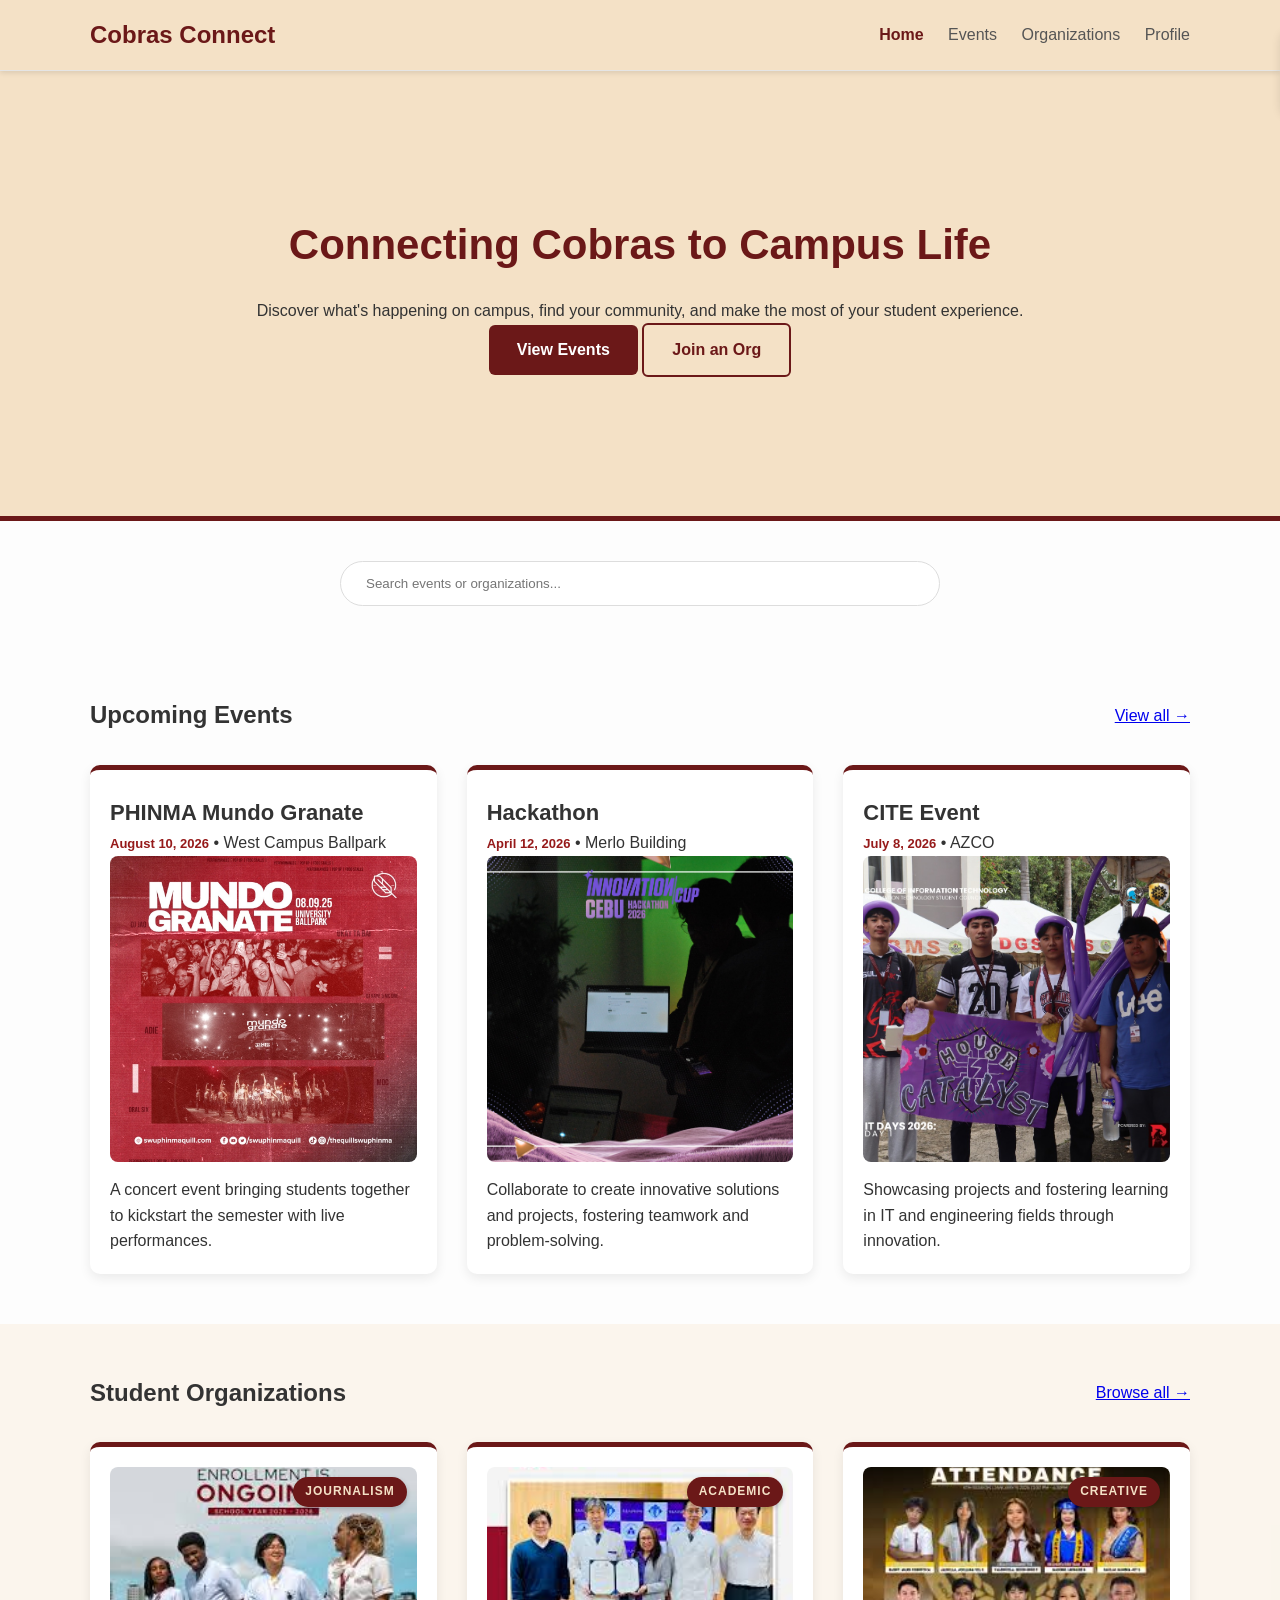
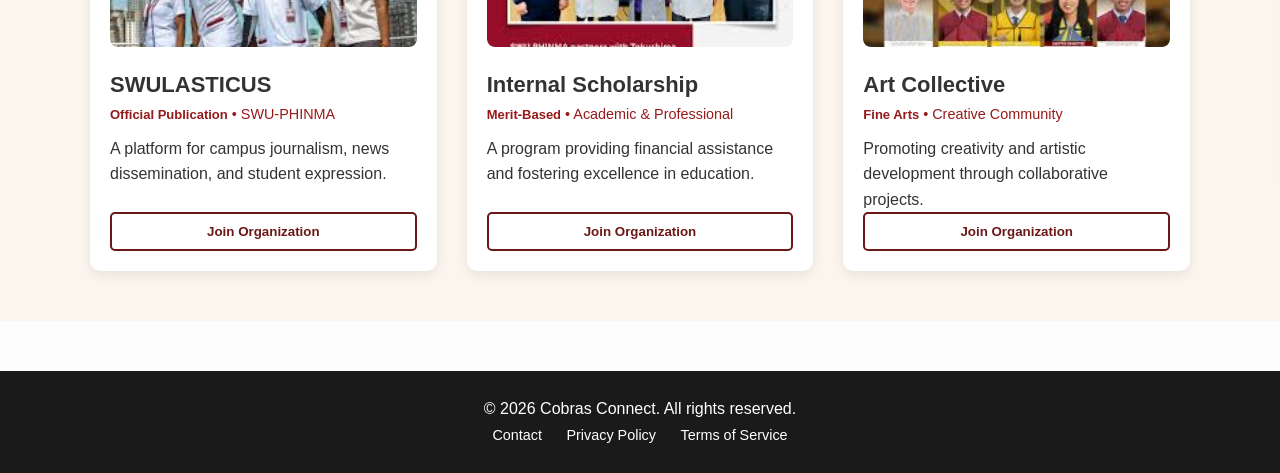
<file: index.html>
<!DOCTYPE html>
<html lang="en">
<head>
    <meta charset="UTF-8">
    <meta name="viewport" content="width=device-width, initial-scale=1.0">
    <title>Cobras Connect - Home</title>
    <link rel="stylesheet" href="styles.css">
</head>
<body>

<nav class="navbar">
    <div class="container nav-content">
        <div class="logo">Cobras Connect</div>
        <div class="nav-links">
            <a href="index.html" class="active">Home</a>
            <a href="events.html">Events</a>
            <a href="organizations.html">Organizations</a>
            <a href="profile.html">Profile</a>
        </div>
    </div>
</nav>

<section class="hero">
    <div class="container hero-content">
        <h1>Connecting Cobras to Campus Life</h1>
        <p>Discover what's happening on campus, find your community, and make the most of your student experience.</p>
        <div class="hero-btns">
            <a href="events.html" class="btn btn-primary">View Events</a>
            <a href="organizations.html" class="btn btn-secondary">Join an Org</a>
        </div>
    </div>
</section>

<section class="search-section">
    <div class="container search-container">
        <input type="text" placeholder="Search events or organizations..." />
    </div>
</section>

<section class="section">
    <div class="container">
        <div class="section-header">
            <h2>Upcoming Events</h2>
            <a href="events.html" class="view-all">View all →</a>
        </div>

        <div class="grid">
            <div class="card">
                <h3>PHINMA Mundo Granate</h3>
                <p><strong>August 10, 2026</strong> • West Campus Ballpark</p>
                <img src="images/mundo-granate.jpg" alt="Mundo Granate" class="event-image">
                <p>A concert event bringing students together to kickstart the semester with live performances.</p>
            </div>

            <div class="card">
                <h3>Hackathon</h3>
                <p><strong>April 12, 2026</strong> • Merlo Building</p>
                <img src="images/Hackathon-image.jpg" alt="Hackathon Event" class="event-image">
                <p>Collaborate to create innovative solutions and projects, fostering teamwork and problem-solving.</p>
            </div>

            <div class="card">
                <h3>CITE Event</h3>
                <p><strong>July 8, 2026</strong> • AZCO</p>
                <img src="images/CITE.jpg" alt="CITE Event" class="event-image">
                <p>Showcasing projects and fostering learning in IT and engineering fields through innovation.</p>
            </div>
        </div>
    </div>
</section>

<section class="section light-bg">
    <div class="container">
        <div class="section-header">
            <h2>Student Organizations</h2>
            <a href="organizations.html" class="view-all">Browse all →</a>
        </div>

        <div class="grid">
            <div class="card">
                <div class="card-image-wrapper">
                    <img src="bg4.jfif" alt="SWULASTICUS" class="event-image">
                    <div class="org-badge">Journalism</div>
                </div>
                <h3>SWULASTICUS</h3>
                <p class="org-location"><strong>Official Publication</strong> • SWU-PHINMA</p>
                <p>A platform for campus journalism, news dissemination, and student expression.</p>
                <button class="btn-outline">Join Organization</button>
            </div>

            <div class="card">
                <div class="card-image-wrapper">
                    <img src="bg5.jfif" alt="Scholarship" class="event-image">
                    <div class="org-badge">Academic</div>
                </div>
                <h3>Internal Scholarship</h3>
                <p class="org-location"><strong>Merit-Based</strong> • Academic & Professional</p>
                <p>A program providing financial assistance and fostering excellence in education.</p>
                <button class="btn-outline">Join Organization</button>
            </div>

            <div class="card">
                <div class="card-image-wrapper">
                    <img src="bg6.jfif" alt="Art Collective" class="event-image">
                    <div class="org-badge">Creative</div>
                </div>
                <h3>Art Collective</h3>
                <p class="org-location"><strong>Fine Arts</strong> • Creative Community</p>
                <p>Promoting creativity and artistic development through collaborative projects.</p>
                <button class="btn-outline">Join Organization</button>
            </div>
        </div>
    </div>
</section>

<footer class="footer">
    <div class="container footer-content">
        <p>© 2026 Cobras Connect. All rights reserved.</p>
        <div class="footer-links">
            <a href="#">Contact</a>
            <a href="#">Privacy Policy</a>
            <a href="#">Terms of Service</a>
        </div>
    </div>
</footer>

<div id="toast" class="toast">
    <div class="toast-content">
        <span class="toast-icon">✓</span>
        <div class="toast-message">
            <span class="text-1">Success!</span>
            <span class="text-2">Your request to join has been sent.</span>
        </div>
    </div>
    <div class="progress"></div>
</div>

<script>
    const joinButtons = document.querySelectorAll('.btn-outline');
    const toast = document.getElementById('toast');
    const progress = document.querySelector('.progress');

    joinButtons.forEach(button => {
        button.addEventListener('click', () => {
            toast.classList.add('active');
            progress.classList.add('active');

            setTimeout(() => {
                toast.classList.remove('active');
            }, 4000);

            setTimeout(() => {
                progress.classList.remove('active');
            }, 4300);
        });
    });
</script>

</body>
</html>
</file>
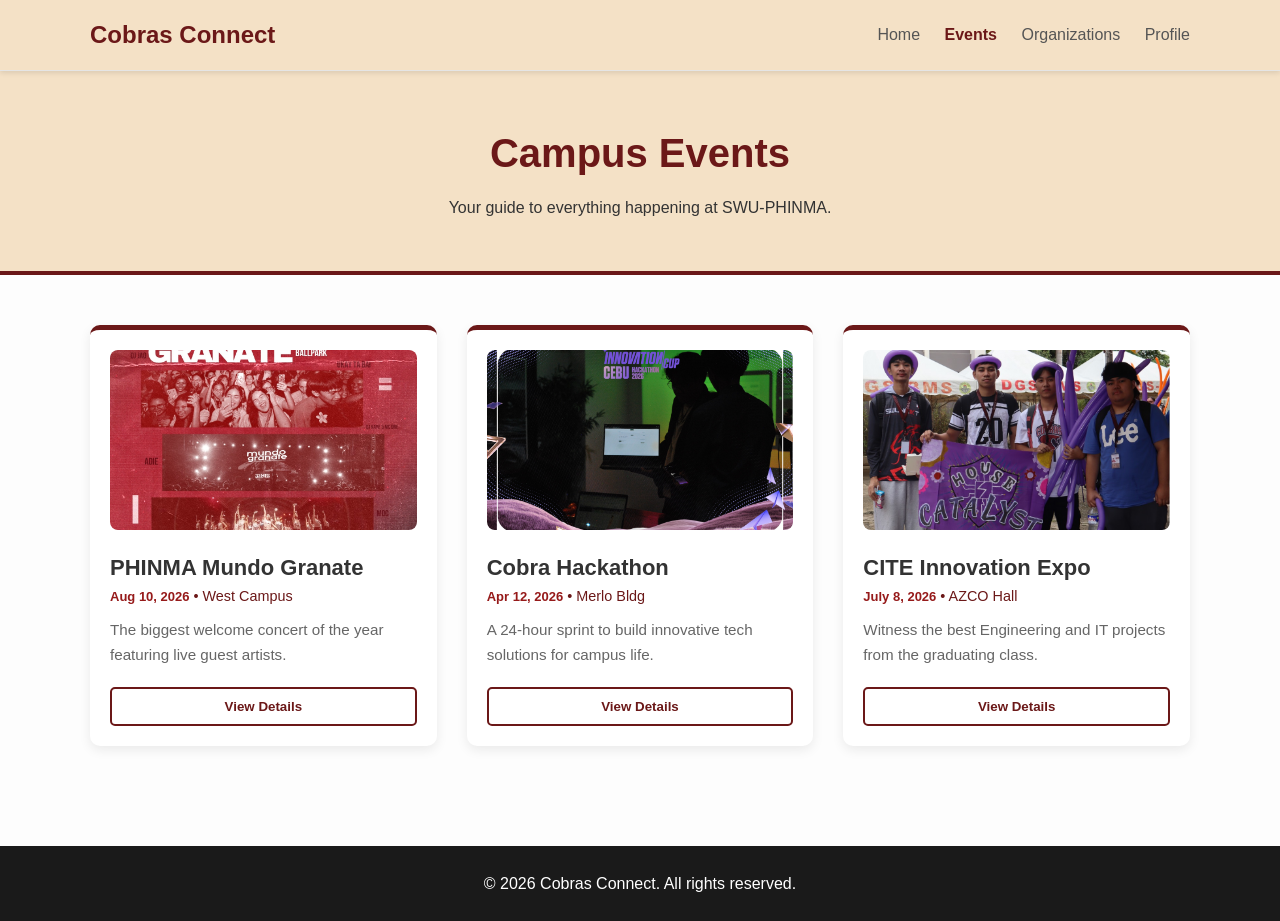
<file: events.html>
<!DOCTYPE html>
<html lang="en">
<head>
    <meta charset="UTF-8">
    <meta name="viewport" content="width=device-width, initial-scale=1.0">
    <title>Events - Cobras Connect</title>
    <link rel="stylesheet" href="styles.css">
</head>
<body>

<nav class="navbar">
    <div class="container nav-content">
        <div class="logo">Cobras Connect</div>
        <div class="nav-links">
            <a href="index.html">Home</a>
            <a href="events.html" class="active">Events</a>
            <a href="organizations.html">Organizations</a>
            <a href="profile.html">Profile</a>
        </div>
    </div>
</nav>

<header class="hero-mini">
    <div class="container">
        <h1>Campus Events</h1>
        <p>Your guide to everything happening at SWU-PHINMA.</p>
    </div>
</header>

<main class="section">
    <div class="container">
        <div class="grid">
            
            <div class="card">
                <div class="card-image-wrapper clickable" onclick="openEventModal('mundo')">
                    <img src="images/mundo-granate.jpg" alt="Mundo Granate" class="event-image">
                </div>
                <h3>PHINMA Mundo Granate</h3>
                <p class="event-meta"><strong>Aug 10, 2026</strong> • West Campus</p>
                <p class="event-brief">The biggest welcome concert of the year featuring live guest artists.</p>
                <button class="btn-outline" onclick="openEventModal('mundo')">View Details</button>
            </div>

            <div class="card">
                <div class="card-image-wrapper clickable" onclick="openEventModal('hackathon')">
                    <img src="images/Hackathon-image.jpg" alt="Hackathon" class="event-image">
                </div>
                <h3>Cobra Hackathon</h3>
                <p class="event-meta"><strong>Apr 12, 2026</strong> • Merlo Bldg</p>
                <p class="event-brief">A 24-hour sprint to build innovative tech solutions for campus life.</p>
                <button class="btn-outline" onclick="openEventModal('hackathon')">View Details</button>
            </div>

            <div class="card">
                <div class="card-image-wrapper clickable" onclick="openEventModal('cite')">
                    <img src="images/CITE.jpg" alt="CITE" class="event-image">
                </div>
                <h3>CITE Innovation Expo</h3>
                <p class="event-meta"><strong>July 8, 2026</strong> • AZCO Hall</p>
                <p class="event-brief">Witness the best Engineering and IT projects from the graduating class.</p>
                <button class="btn-outline" onclick="openEventModal('cite')">View Details</button>
            </div>

        </div>
    </div>
</main>

<div id="eventModal" class="modal">
    <div class="modal-content">
        <span class="close-modal">&times;</span>
        <div id="modalBody"></div>
    </div>
</div>

<footer class="footer">
    <p>© 2026 Cobras Connect. All rights reserved.</p>
</footer>

<script>
    const modal = document.getElementById("eventModal");
    const modalBody = document.getElementById("modalBody");
    const closeBtn = document.querySelector(".close-modal");

    const eventInfo = {
        mundo: {
            title: "Mundo Granate",
            img: "images/mundo-granate.jpg",
            details: "Get ready for a night of music and Maroon pride! Includes food stalls, merch booths, and local bands. Gates open at 4:00 PM."
        },
        hackathon: {
            title: "Cobra Hackathon",
            img: "images/Hackathon-image.jpg",
            details: "Test your skills! Open to all levels. Form a team of 4 and solve real-world problems. Cash prizes and internship offers await."
        },
        cite: {
            title: "CITE Innovation Expo",
            img: "images/CITE.jpg",
            details: "An annual showcase of senior design projects. Great for networking with industry partners and potential employers."
        }
    };

    function openEventModal(id) {
        const item = eventInfo[id];
        modalBody.innerHTML = `
            <img src="${item.img}" style="width:100%; border-radius:8px; height:220px; object-fit:cover; margin-bottom:15px;">
            <h2 style="color:#6b1818; margin-bottom:10px;">${item.title}</h2>
            <p style="color:#444; line-height:1.6;">${item.details}</p>
            <button class="btn-primary" style="width:100%; margin-top:20px; border:none; padding:12px; border-radius:5px; background:#6b1818; color:white; cursor:pointer;" onclick="closeModal()">Close Window</button>
        `;
        modal.style.display = "flex";
    }

    function closeModal() { modal.style.display = "none"; }
    closeBtn.onclick = closeModal;
    window.onclick = (e) => { if (e.target == modal) closeModal(); };
</script>

</body>
</html>
</file>
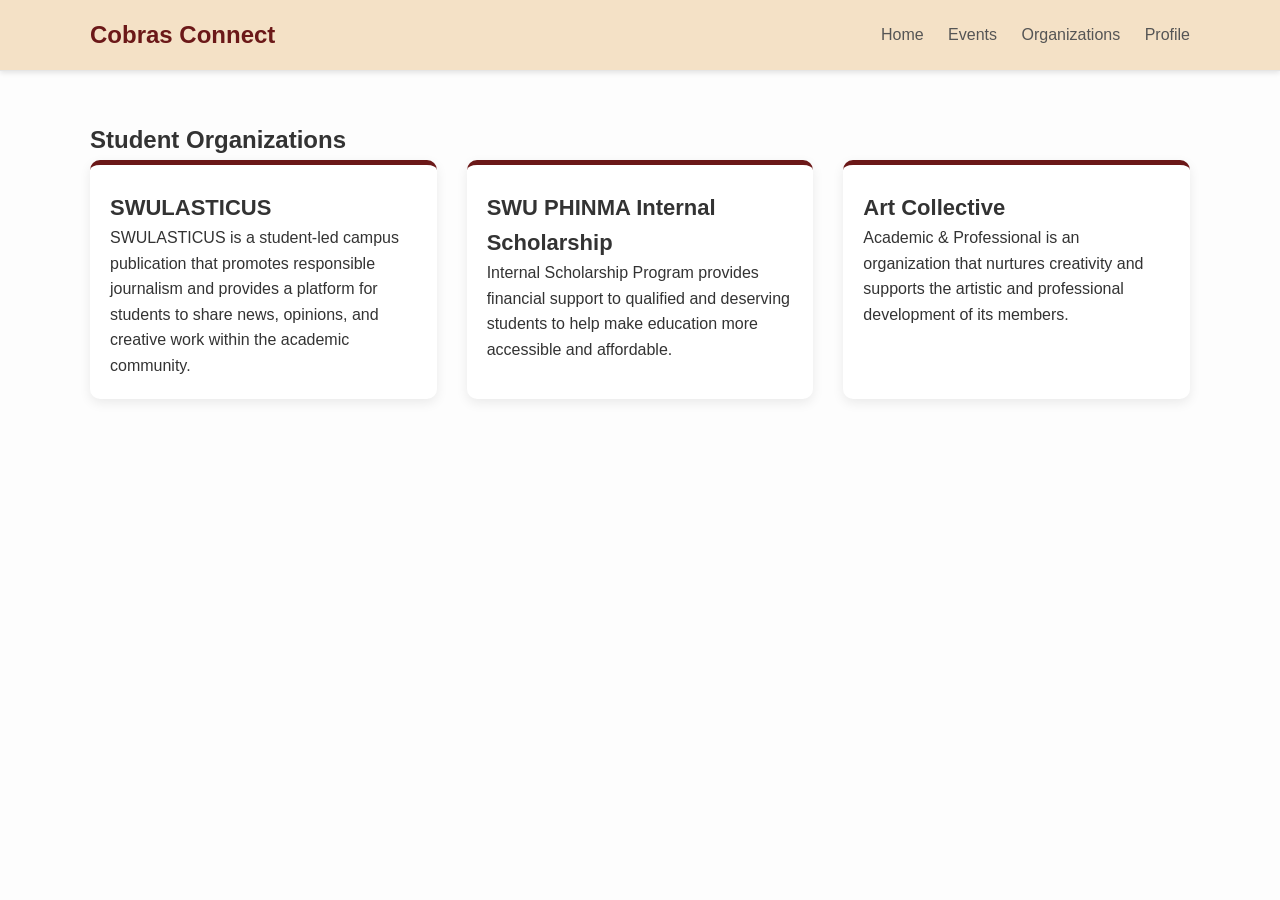
<file: organizations.html>
<!DOCTYPE html>
<html lang="en">
<head>
    <meta charset="UTF-8">
    <title>Cobras Connect - Organizations</title>
    <link rel="stylesheet" href="styles.css">
</head>
<body>

<nav class="navbar">
    <div class="container nav-content">
        <div class="logo">Cobras Connect</div>
        <div class="nav-links">
            <a href="index.html">Home</a>
            <a href="events.html">Events</a>
            <a href="organizations.html">Organizations</a>
            <a href="profile.html">Profile</a>
        </div>
    </div>
</nav>

<section class="section">
    <div class="container">
        <h2>Student Organizations</h2>
        <div class="grid">
            <div class="card">
                <h3>SWULASTICUS</h3>
                <p>SWULASTICUS is a student-led campus publication that promotes responsible 
                    journalism and provides a platform for students to share news, opinions, and creative work within the academic community.</p>
            </div>
            <div class="card">
                <h3>SWU PHINMA Internal Scholarship</h3>
                <p>Internal Scholarship Program provides financial support to qualified and deserving students to help make education more accessible and affordable.</p>
            </div>
            <div class="card">
                <h3>Art Collective</h3>
                <p>Academic & Professional is an organization that nurtures creativity and supports
                     the artistic and professional development of its members.</p>
            </div>
        </div>
    </div>
</section>

</body>
</html>
</file>
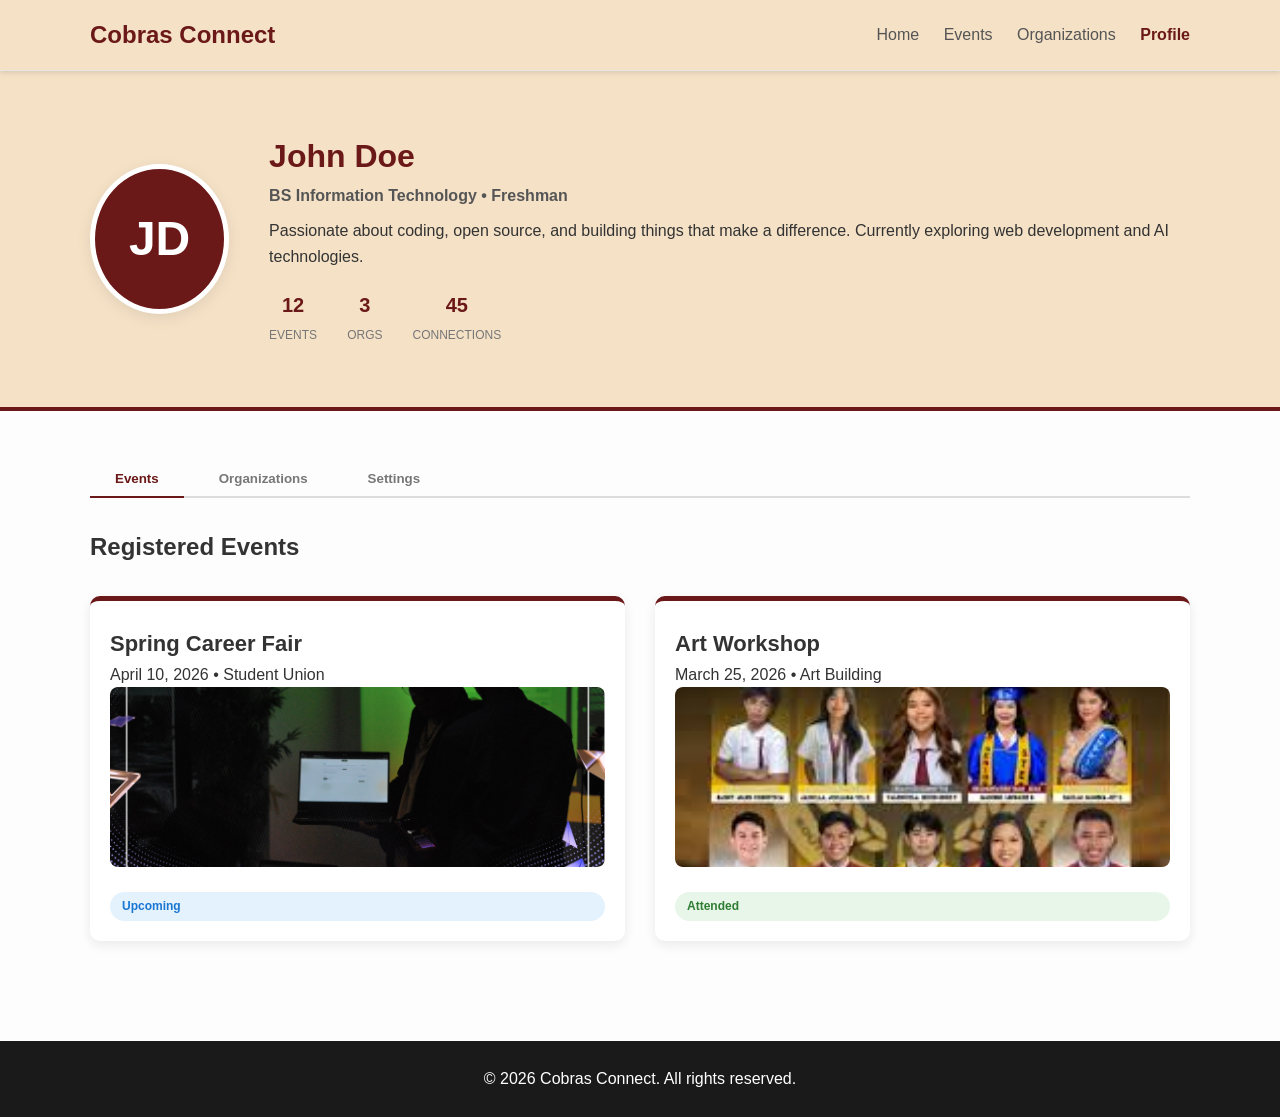
<file: profile.html>
<!DOCTYPE html>
<html lang="en">
<head>
    <meta charset="UTF-8">
    <meta name="viewport" content="width=device-width, initial-scale=1.0">
    <title>Profile - Cobras Connect</title>
    <link rel="stylesheet" href="styles.css">
</head>
<body>

<nav class="navbar">
    <div class="container nav-content">
        <div class="logo">Cobras Connect</div>
        <div class="nav-links">
            <a href="index.html">Home</a>
            <a href="events.html">Events</a>
            <a href="organizations.html">Organizations</a>
            <a href="profile.html" class="active">Profile</a>
        </div>
    </div>
</nav>

<section class="profile-hero">
    <div class="container profile-header-flex">
        <div class="profile-avatar">
            <div class="avatar-placeholder">JD</div>
        </div>
        <div class="profile-info">
            <h1>John Doe</h1>
            <p class="profile-role">BS Information Technology • Freshman</p>
            <p class="profile-bio">
                Passionate about coding, open source, and building things that make a difference. 
                Currently exploring web development and AI technologies.
            </p>
            
            <div class="profile-stats">
                <div class="stat">
                    <span class="stat-number">12</span>
                    <span class="stat-label">Events</span>
                </div>
                <div class="stat">
                    <span class="stat-number">3</span>
                    <span class="stat-label">Orgs</span>
                </div>
                <div class="stat">
                    <span class="stat-number">45</span>
                    <span class="stat-label">Connections</span>
                </div>
            </div>
        </div>
    </div>
</section>

<section class="section">
    <div class="container">
        <div class="tabs">
            <button class="tab-btn active" onclick="switchTab(event, 'events')">Events</button>
            <button class="tab-btn" onclick="switchTab(event, 'orgs')">Organizations</button>
            <button class="tab-btn" onclick="switchTab(event, 'settings')">Settings</button>
        </div>

        <div id="events" class="tab-content active">
            <div class="section-header">
                <h2>Registered Events</h2>
            </div>
            <div class="grid">
                <div class="card">
                    <h3>Spring Career Fair</h3>
                    <p>April 10, 2026 • Student Union</p>
                    <div class="card-image-wrapper">
                        <img src="images/Hackathon-image.jpg" class="event-image" alt="Event">
                    </div>
                    <span class="status-badge registered">Upcoming</span>
                </div>
                <div class="card">
                    <h3>Art Workshop</h3>
                    <p>March 25, 2026 • Art Building</p>
                    <div class="card-image-wrapper">
                        <img src="bg6.jfif" class="event-image" alt="Event">
                    </div>
                    <span class="status-badge attended">Attended</span>
                </div>
            </div>
        </div>

        <div id="orgs" class="tab-content">
            <div class="section-header">
                <h2>My Organizations</h2>
            </div>
            <div class="grid">
                <div class="card">
                    <div class="org-avatar-circle">A</div>
                    <h3>Art Collective</h3>
                    <p><strong>Member</strong> • Active since 2025</p>
                    <p>Contributing to creative projects and campus exhibitions.</p>
                </div>
                <div class="card">
                    <div class="org-avatar-circle">S</div>
                    <h3>SWULASTICUS</h3>
                    <p><strong>Contributor</strong> • Official Publication</p>
                    <p>Writing articles and contributing to campus journalism.</p>
                </div>
            </div>
        </div>

        <div id="settings" class="tab-content">
            <div class="settings-form">
                <div class="form-group">
                    <label>Full Name</label>
                    <input type="text" class="input-field" value="John Doe">
                </div>
                <div class="form-group">
                    <label>Email</label>
                    <input type="email" class="input-field" value="john.doe@swu.edu">
                </div>
                <div class="form-group">
                    <label>Major</label>
                    <input type="text" class="input-field" value="Information Technology">
                </div>
                <button class="btn btn-primary" style="margin-top:20px; width:100%;">Save Changes</button>
            </div>
        </div>
    </div>
</section>

<footer class="footer">
    <div class="container">
        <p>© 2026 Cobras Connect. All rights reserved.</p>
    </div>
</footer>

<script>
function switchTab(evt, tabName) {
    const tabContents = document.querySelectorAll(".tab-content");
    const tabBtns = document.querySelectorAll(".tab-btn");

    tabContents.forEach(content => content.classList.remove("active"));
    tabBtns.forEach(btn => btn.classList.remove("active"));

    document.getElementById(tabName).classList.add("active");
    evt.currentTarget.classList.add("active");
}
</script>

</body>
</html>
</file>
<file: styles.css>
/* --- 1. GLOBAL SETTINGS & VARIABLES --- */
:root {
    --maroon: #6b1818;
    --maroon-light: #961a1a;
    --beige: #F4E1C6;
    --off-white: #FCFBF9;
    --white: #ffffff;
    --shadow: 0 4px 15px rgba(0,0,0,0.08);
}

* {
    margin: 0;
    padding: 0;
    box-sizing: border-box;
}

body {
    font-family: -apple-system, BlinkMacSystemFont, "Segoe UI", Roboto, sans-serif;
    /* Studio Light Gradient Background */
    background: radial-gradient(circle, var(--off-white) 0%, #4c4f52 100%);
    background-attachment: fixed;
    color: #111;
    line-height: 1.6;
}

.container {
    width: 90%;
    max-width: 1100px;
    margin: auto;
}

/* --- 2. NAVIGATION --- */
.navbar {
    background: rgba(244, 225, 198, 0.95); /* Beige with slight blur */
    padding: 15px 0;
    border-bottom: 1px solid #e5e5e5;
    backdrop-filter: blur(10px);
    position: sticky;
    top: 0;
    z-index: 1000;
}

.nav-content {
    display: flex;
    justify-content: space-between;
    align-items: center;
}

.logo {
    font-size: 24px;
    font-weight: 700;
    color: var(--maroon-light);
}

.nav-links a {
    text-decoration: none;
    color: #555;
    margin-left: 25px;
    font-weight: 500;
    transition: 0.3s;
}

.nav-links a:hover, .nav-links a.active {
    color: var(--maroon);
}

/* --- 3. HERO SECTION --- */
.hero {
    min-height: 50vh;
    display: flex;
    align-items: center;
    text-align: center;
    background-color: var(--beige);
    border-bottom: 5px solid var(--maroon);
}

.hero-content {
    margin: auto;
    max-width: 700px;
}

.hero h1 {
    font-size: 42px;
    color: var(--maroon);
    margin-bottom: 20px;
}

/* --- 4. BUTTONS --- */
.btn {
    padding: 12px 28px;
    border-radius: 6px;
    text-decoration: none;
    font-weight: 600;
    display: inline-block;
    transition: 0.3s;
}

.btn-primary {
    background-color: var(--maroon);
    color: white;
}

.btn-secondary {
    border: 2px solid var(--maroon);
    color: var(--maroon);
}

.btn:hover {
    transform: translateY(-3px);
    opacity: 0.9;
}

/* --- 5. SEARCH --- */
.search-section {
    padding: 40px 0;
}

.search-container input {
    width: 100%;
    max-width: 600px;
    padding: 14px 25px;
    border-radius: 30px;
    border: 1px solid #ddd;
    display: block;
    margin: auto;
    outline: none;
}

.search-container input:focus {
    border-color: var(--maroon);
}

/* --- 6. GRIDS & CARDS --- */
.section { padding: 60px 0; }
.light-bg { background-color: rgba(244, 225, 198, 0.3); }

.section-header {
    display: flex;
    justify-content: space-between;
    align-items: center;
    margin-bottom: 30px;
}

.grid {
    display: grid;
    grid-template-columns: repeat(auto-fit, minmax(300px, 1fr));
    gap: 25px;
}

/* MODIFIED CARD: Uses Flexbox to align button to bottom center */
.card {
    background: var(--white);
    padding: 25px;
    border-radius: 12px;
    box-shadow: var(--shadow);
    border-top: 6px solid var(--maroon);
    transition: 0.3s ease;
    display: flex;
    flex-direction: column;
    height: 100%; /* Makes all cards in a row equal height */
}

.card:hover { transform: translateY(-8px); }

.event-image {
    width: 100%;
    height: 180px;
    object-fit: cover;
    border-radius: 8px;
    margin-bottom: 15px;
}

/* --- 7. ORGANIZATION SPECIFIC STYLES --- */
.card-image-container {
    position: relative;
    margin-bottom: 20px;
}

.org-avatar-overlay {
    position: absolute;
    bottom: -15px;
    right: 15px;
    width: 45px;
    height: 45px;
    background: var(--maroon);
    color: var(--beige);
    border-radius: 50%;
    display: flex;
    align-items: center;
    justify-content: center;
    font-weight: bold;
    border: 3px solid white;
    box-shadow: 0 4px 10px rgba(0,0,0,0.1);
}

.org-location {
    font-size: 0.9rem;
    color: var(--maroon-light);
    margin-bottom: 10px;
}

/* MODIFIED BUTTON: Pushed to bottom and centered */
.btn-outline {
    width: 85%;
    margin: auto auto 0 auto; /* Pushes button to the bottom center */
    padding: 10px;
    border: 2px solid var(--maroon);
    background: transparent;
    color: var(--maroon);
    border-radius: 6px;
    font-weight: 600;
    cursor: pointer;
    transition: 0.3s;
    text-align: center;
}

.btn-outline:hover {
    background: var(--maroon);
    color: white;
}

/* --- 8. FOOTER --- */
.footer {
    background: #1a1a1a;
    color: var(--beige);
    padding: 40px 0;
    text-align: center;
}

.footer-links a {
    color: white;
    text-decoration: none;
    margin: 0 10px;
    font-size: 0.9rem;
}

/* --- TOAST NOTIFICATION STYLES --- */
.toast {
    position: fixed;
    top: 25px;
    right: 30px;
    border-radius: 12px;
    background: #fff;
    padding: 20px 35px 20px 25px;
    box-shadow: 0 5px 10px rgba(0,0,0,0.1);
    border-left: 6px solid var(--maroon);
    overflow: hidden;
    transform: translateX(calc(100% + 30px));
    transition: all 0.5s cubic-bezier(0.68, -0.55, 0.265, 1.35);
    z-index: 9999;
}

.toast.active {
    transform: translateX(0%);
}

.toast-content {
    display: flex;
    align-items: center;
}

.toast-icon {
    display: flex;
    align-items: center;
    justify-content: center;
    height: 35px;
    width: 35px;
    background-color: var(--maroon);
    color: #fff;
    font-size: 20px;
    border-radius: 50%;
}

.toast-message {
    display: flex;
    flex-direction: column;
    margin: 0 20px;
}

.text-1 {
    font-size: 16px;
    font-weight: 600;
    color: #333;
}

.text-2 {
    font-size: 14px;
    font-weight: 400;
    color: #666;
}

.progress {
    position: absolute;
    bottom: 0;
    left: 0;
    height: 3px;
    width: 100%;
    background: #ddd;
}

.progress:before {
    content: '';
    position: absolute;
    bottom: 0;
    right: 0;
    height: 100%;
    width: 100%;
    background-color: var(--maroon);
}

.progress.active:before {
    animation: progress 4s linear forwards;
}

@keyframes progress {
    100% {
        right: 100%;
    }
}

/* --- ORGANIZATION CARD REFINEMENTS --- */
.card-image-wrapper {
    position: relative;
    overflow: hidden;
    border-radius: 8px;
    margin-bottom: 15px;
    height: 200px; 
}

.card-image-wrapper .event-image {
    width: 100%;
    height: 100%;
    object-fit: cover;
    transition: transform 0.5s ease;
}

/* Hover effect for the image */
.card:hover .event-image {
    transform: scale(1.1);
}

/* Maroon Badge on the Image */
.org-badge {
    position: absolute;
    top: 10px;
    right: 10px;
    background: var(--maroon);
    color: var(--beige);
    padding: 5px 12px;
    font-size: 12px;
    font-weight: bold;
    border-radius: 20px;
    box-shadow: 0 2px 5px rgba(0,0,0,0.2);
    text-transform: uppercase;
    letter-spacing: 1px;
}

/* Text spacing inside the card */
.card p strong {
    color: var(--maroon-light);
    font-size: 13px;
}

.card h3 {
    margin-top: 5px;
    font-size: 22px;
}

/* --- VARIABLES --- */
:root {
    --maroon: #6b1818;
    --beige: #F4E1C6;
    --white: #ffffff;
    --gray: #f4f4f4;
}

* { margin: 0; padding: 0; box-sizing: border-box; }

body {
    font-family: 'Segoe UI', Tahoma, Geneva, Verdana, sans-serif;
    background: #fdfdfd;
    color: #333;
}

.container { width: 90%; max-width: 1100px; margin: auto; }

/* --- NAVIGATION --- */
.navbar {
    background: var(--beige);
    padding: 1rem 0;
    position: sticky;
    top: 0;
    z-index: 1000;
    box-shadow: 0 2px 5px rgba(0,0,0,0.1);
}
.nav-content { display: flex; justify-content: space-between; align-items: center; }
.logo { font-size: 1.5rem; font-weight: bold; color: var(--maroon); }
.nav-links a { text-decoration: none; color: #555; margin-left: 20px; font-weight: 500; transition: 0.3s; }
.nav-links a.active { color: var(--maroon); font-weight: bold; }

/* --- HEADER --- */
.hero-mini {
    background: var(--beige);
    text-align: center;
    padding: 50px 0;
    border-bottom: 4px solid var(--maroon);
}
.hero-mini h1 { color: var(--maroon); font-size: 2.5rem; margin-bottom: 10px; }

/* --- EVENT GRID & CARDS --- */
.section { padding: 50px 0; }
.grid {
    display: grid;
    grid-template-columns: repeat(auto-fit, minmax(300px, 1fr));
    gap: 30px;
}

.card {
    background: white;
    border-radius: 10px;
    box-shadow: 0 4px 12px rgba(0,0,0,0.08);
    padding: 20px;
    border-top: 5px solid var(--maroon);
    transition: 0.3s;
    
    /* PUSH BUTTON TO BOTTOM */
    display: flex;
    flex-direction: column;
    height: 100%;
}
.card:hover { transform: translateY(-5px); }

.card-image-wrapper { height: 180px; overflow: hidden; border-radius: 6px; margin-bottom: 15px; }
.event-image { width: 100%; height: 100%; object-fit: cover; }
.clickable { cursor: pointer; }

.event-meta { font-size: 0.9rem; color: var(--maroon); margin-bottom: 10px; }
.event-brief { font-size: 0.95rem; color: #666; margin-bottom: 20px; }

/* --- BUTTON CENTERED AT BOTTOM --- */
.btn-outline {
    width: 100%;
    margin-top: auto; /* Pushes button to the bottom */
    padding: 10px;
    background: transparent;
    border: 2px solid var(--maroon);
    color: var(--maroon);
    border-radius: 5px;
    font-weight: 600;
    cursor: pointer;
    transition: 0.3s;
}
.btn-outline:hover { background: var(--maroon); color: white; }

/* --- MODAL --- */
.modal {
    display: none; position: fixed; top: 0; left: 0; width: 100%; height: 100%;
    background: rgba(0,0,0,0.8); z-index: 2000; align-items: center; justify-content: center;
    backdrop-filter: blur(5px);
}
.modal-content {
    background: white; padding: 25px; border-radius: 12px; width: 90%; max-width: 450px;
    position: relative; animation: slideIn 0.3s ease;
}
@keyframes slideIn { from { transform: translateY(-30px); opacity: 0; } to { transform: translateY(0); opacity: 1; } }
.close-modal { position: absolute; top: 10px; right: 15px; font-size: 24px; cursor: pointer; color: #999; }

/* --- FOOTER --- */
.footer { background: #1a1a1a; color: white; text-align: center; padding: 25px; margin-top: 50px; }

/* --- PROFILE SPECIFIC STYLES --- */
.profile-hero {
    background: var(--beige);
    padding: 60px 0;
    border-bottom: 4px solid var(--maroon);
}

.profile-header-flex {
    display: flex;
    gap: 40px;
    align-items: center;
}

.profile-avatar {
    width: 150px;
    height: 150px;
    background: var(--maroon);
    border-radius: 50%;
    display: flex;
    align-items: center;
    justify-content: center;
    border: 5px solid white;
    box-shadow: var(--shadow);
}

.avatar-placeholder {
    color: white;
    font-size: 48px;
    font-weight: bold;
}

.profile-info h1 {
    font-size: 32px;
    color: var(--maroon);
}

.profile-role {
    font-weight: bold;
    color: #555;
    margin-bottom: 10px;
}

.profile-stats {
    display: flex;
    gap: 30px;
    margin-top: 20px;
}

.stat { text-align: center; }
.stat-number { display: block; font-size: 20px; font-weight: bold; color: var(--maroon); }
.stat-label { font-size: 12px; color: #777; text-transform: uppercase; }

/* TABS */
.tabs {
    display: flex;
    gap: 10px;
    margin-bottom: 30px;
    border-bottom: 2px solid #ddd;
}

.tab-btn {
    padding: 10px 25px;
    border: none;
    background: none;
    cursor: pointer;
    font-weight: 600;
    color: #777;
    position: relative;
}

.tab-btn.active {
    color: var(--maroon);
}

.tab-btn.active::after {
    content: '';
    position: absolute;
    bottom: -2px;
    left: 0;
    width: 100%;
    height: 2px;
    background: var(--maroon);
}

.tab-content { display: none; }
.tab-content.active { display: block; animation: fadeIn 0.4s ease; }

/* STATUS BADGES */
.status-badge {
    display: inline-block;
    padding: 5px 12px;
    border-radius: 20px;
    font-size: 12px;
    font-weight: bold;
    margin-top: 10px;
}
.registered { background: #e3f2fd; color: #1976d2; }
.attended { background: #e8f5e9; color: #2e7d32; }

/* ORG AVATARS IN PROFILE */
.org-avatar-circle {
    width: 50px;
    height: 50px;
    background: var(--beige);
    color: var(--maroon);
    border-radius: 50%;
    display: flex;
    align-items: center;
    justify-content: center;
    font-weight: bold;
    margin-bottom: 15px;
    font-size: 20px;
}

/* SETTINGS FORM */
.settings-form { max-width: 500px; }
.form-group { margin-bottom: 15px; }
.form-group label { display: block; margin-bottom: 5px; font-weight: 600; }
.input-field {
    width: 100%;
    padding: 10px;
    border: 1px solid #ddd;
    border-radius: 5px;
}
</file>
